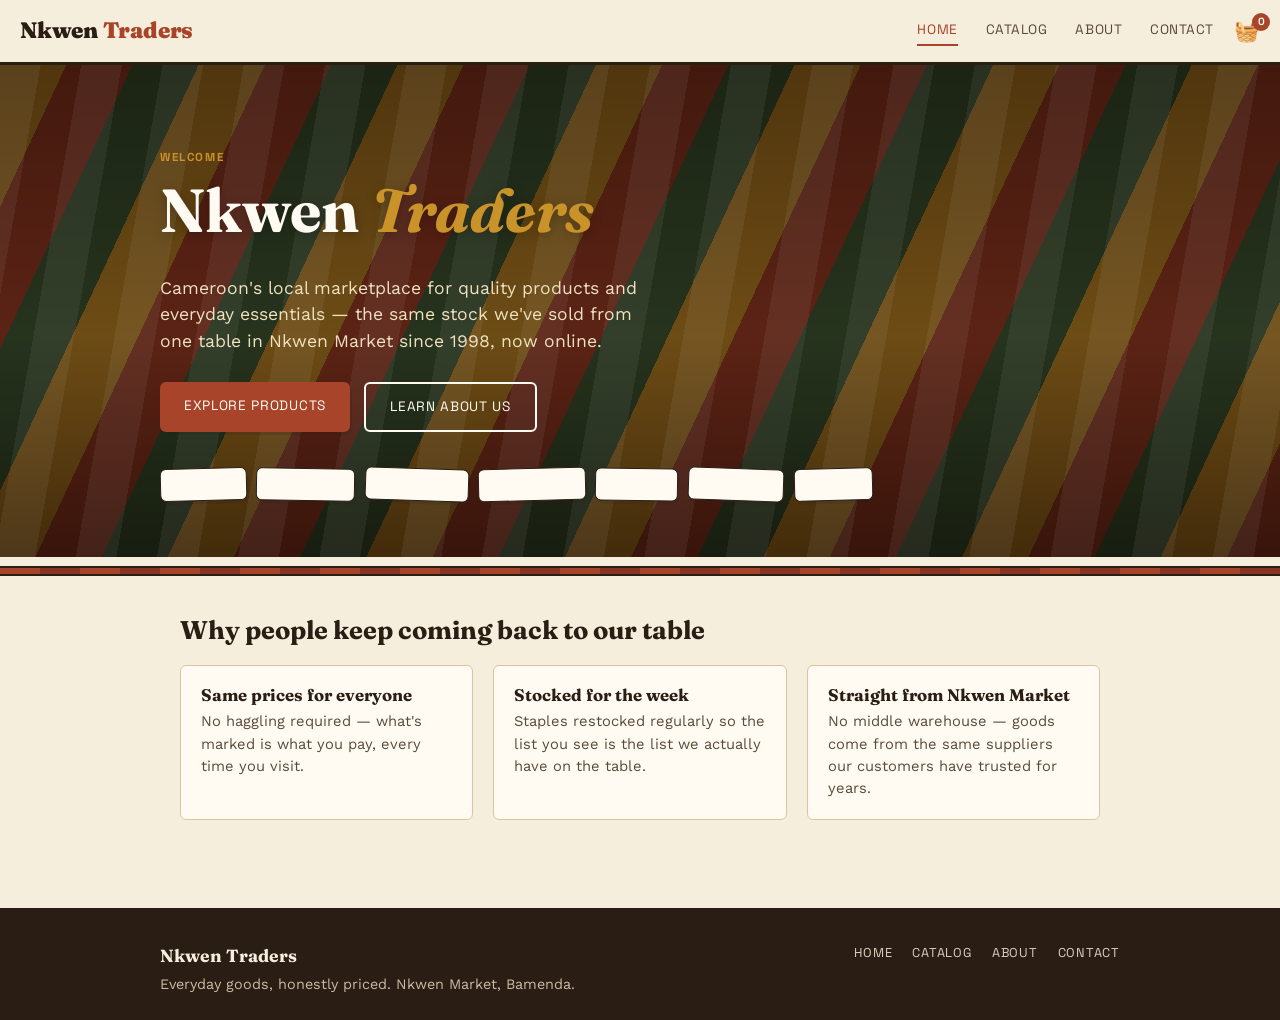
<file: frontend/index.html>
<!DOCTYPE html>
<html lang="en">
<head>
  <meta charset="UTF-8">
  <meta name="viewport" content="width=device-width, initial-scale=1.0">
  <title>Nkwen Traders — Everyday Goods, Honestly Priced</title>
  <link rel="stylesheet" href="css/style.css">
</head>
<body>

  <header class="site-header">
    <a href="index.html" class="wordmark">Nkwen <span>Traders</span></a>
    <div class="header-right">
      <nav class="site-nav" id="site-nav">
        <a href="index.html">Home</a>
        <a href="catalog.html">Catalog</a>
        <a href="about.html">About</a>
        <a href="contact.html">Contact</a>
      </nav>
      <a href="cart.html" class="cart-link" aria-label="View cart">
        🧺<span id="cart-count" class="cart-badge" hidden>0</span>
      </a>
      <button class="nav-toggle" aria-expanded="false" aria-controls="site-nav" aria-label="Toggle menu">
        <span></span><span></span><span></span>
      </button>
    </div>
  </header>

  <main>
    <section class="hero">
      <div class="hero-inner">
        <p class="eyebrow">Welcome</p>
        <h1>Nkwen <em>Traders</em></h1>
        <p class="lede">
          Cameroon's local marketplace for quality products and everyday
          essentials — the same stock we've sold from one table in Nkwen
          Market since 1998, now online.
        </p>
        <div class="hero-actions">
          <a href="catalog.html" class="btn">Explore Products</a>
          <a href="about.html" class="btn-outline">Learn About Us</a>
        </div>

        <div class="goods-strip" aria-hidden="true">
          <span class="goods-tag">Rice 25kg</span>
          <span class="goods-tag">Palm Oil 5L</span>
          <span class="goods-tag">Beans (Red)</span>
          <span class="goods-tag">Maggi Cubes</span>
          <span class="goods-tag">Plantain</span>
          <span class="goods-tag">Soap (bar)</span>
          <span class="goods-tag">Salt 1kg</span>
        </div>
      </div>
    </section>
    <div class="hero-stripe" aria-hidden="true"></div>

    <section class="section">
      <div class="section-heading">
        <h2>Why people keep coming back to our table</h2>
      </div>
      <div class="feature-grid">
        <div class="feature-card">
          <h3>Same prices for everyone</h3>
          <p>No haggling required — what's marked is what you pay, every time you visit.</p>
        </div>
        <div class="feature-card">
          <h3>Stocked for the week</h3>
          <p>Staples restocked regularly so the list you see is the list we actually have on the table.</p>
        </div>
        <div class="feature-card">
          <h3>Straight from Nkwen Market</h3>
          <p>No middle warehouse — goods come from the same suppliers our customers have trusted for years.</p>
        </div>
      </div>
    </section>
  </main>

  <footer class="site-footer">
    <div class="footer-inner">
      <div>
        <div class="wordmark">Nkwen Traders</div>
        <p>Everyday goods, honestly priced. Nkwen Market, Bamenda.</p>
      </div>
      <nav class="footer-nav">
        <a href="index.html">Home</a>
        <a href="catalog.html">Catalog</a>
        <a href="about.html">About</a>
        <a href="contact.html">Contact</a>
      </nav>
    </div>
  </footer>

  <script src="js/nav.js"></script>
  <script src="js/cart.js"></script>
</body>
</html>
</file>
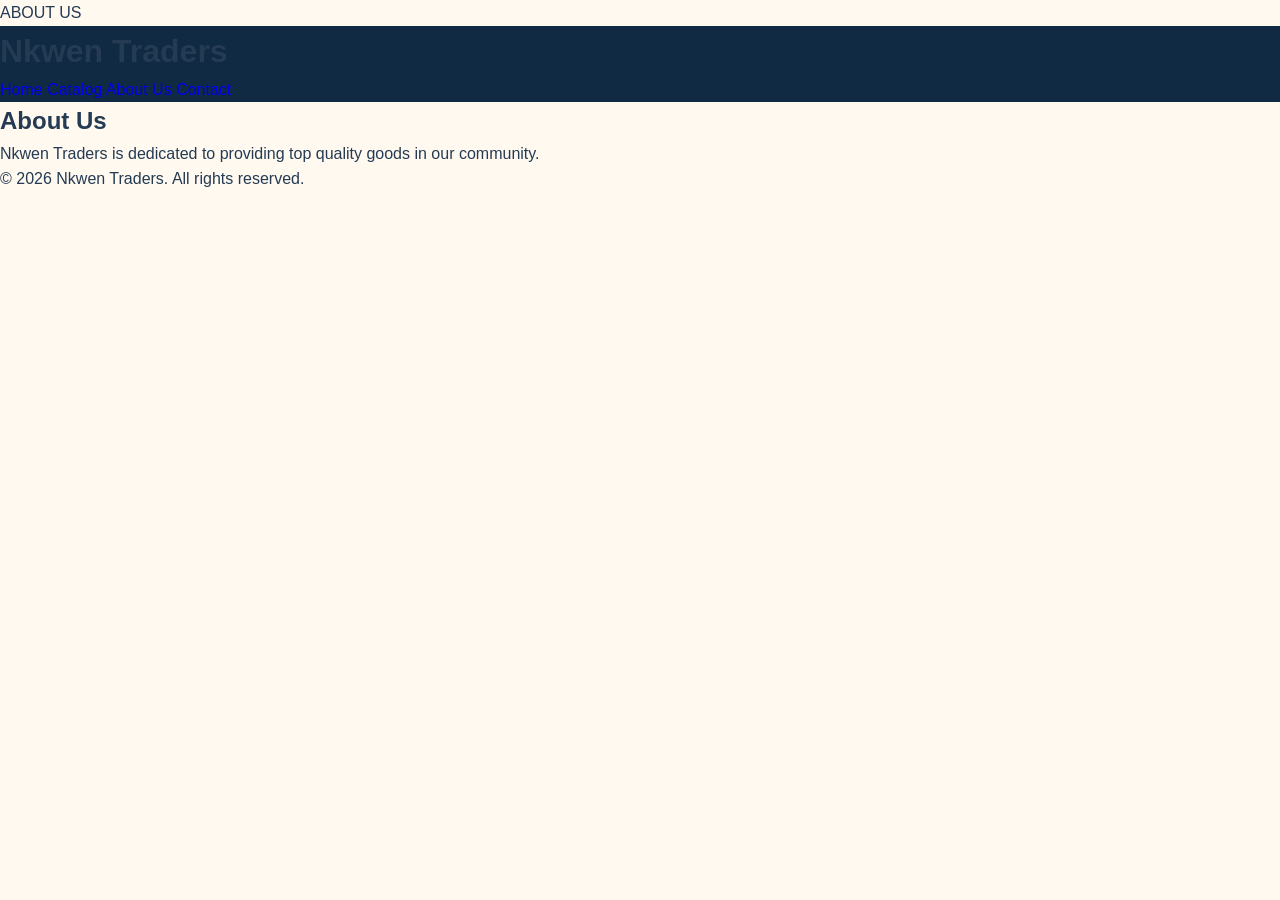
<file: ABOUT US.html>
ABOUT US
<!DOCTYPE html>
<html lang="en">
<head>
    <meta charset="UTF-8">
    <meta name="viewport" content="width=device-width, initial-scale=1.0">
    <title>Nkwen Traders - About Us</title>
    <link rel="stylesheet" href="about.css">
</head>

<body>

    <header>
        <h1>Nkwen Traders</h1>

        <nav>
            <a href="index.html">Home</a>
            <a href="catalog.html">Catalog</a>
            <a href="about.html">About Us</a>
            <a href="contact.html">Contact</a>
        </nav>
    </header>

    <main>
        <h2>About Us</h2>
        <p>
            Nkwen Traders is dedicated to providing top quality
            goods in our community.
        </p>
    </main>

    <footer>
        <p>&copy; 2026 Nkwen Traders. All rights reserved.</p>
    </footer>

</body>
</html>
</file>
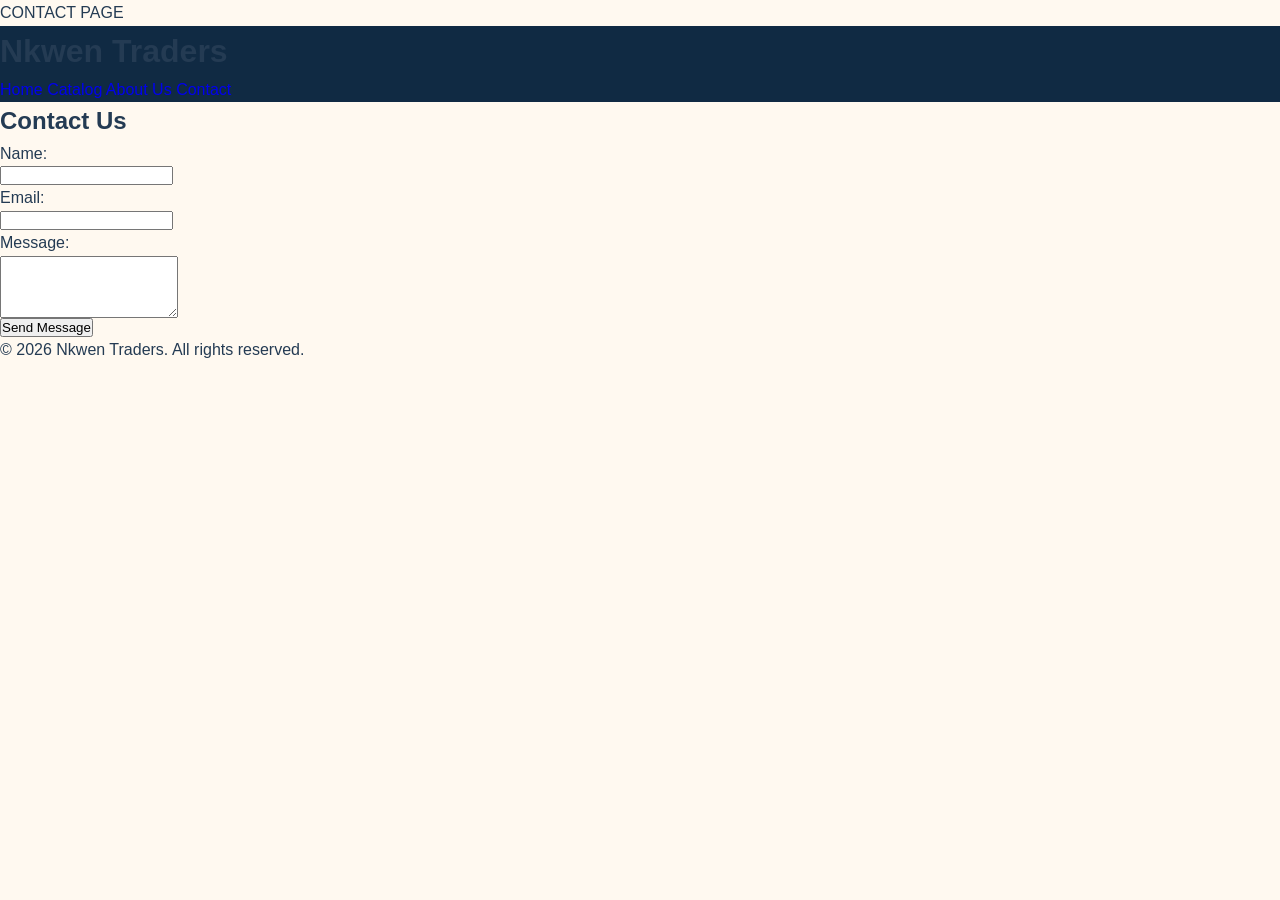
<file: CONTACT PAGE.html>
CONTACT PAGE
<!DOCTYPE html>
<html lang="en">
<head>
    <meta charset="UTF-8">
    <meta name="viewport" content="width=device-width, initial-scale=1.0">
    <title>Nkwen Traders - Contact</title>
    <link rel="stylesheet" href="contact.css">
</head>

<body>

    <header>
        <h1>Nkwen Traders</h1>

        <nav>
            <a href="index.html">Home</a>
            <a href="catalog.html">Catalog</a>
            <a href="about.html">About Us</a>
            <a href="contact.html">Contact</a>
        </nav>
    </header>

    <main>
        <h2>Contact Us</h2>

        <!-- Form layout for Jordy's security audit -->
        <form action="#" method="POST">
            <p>
                <label for="fullname">Name:</label><br>
                <input type="text" id="fullname" name="fullname" required>
            </p>

            <p>
                <label for="user_email">Email:</label><br>
                <input type="email" id="user_email" name="user_email" required>
            </p>

            <p>
                <label for="user_message">Message:</label><br>
                <textarea id="user_message" name="user_message" rows="4" required></textarea>
            </p>

            <p>
                <button type="submit">Send Message</button>
            </p>
        </form>
    </main>

    <footer>
        <p>&copy; 2026 Nkwen Traders. All rights reserved.</p>
    </footer>

</body>
</html>
</file>
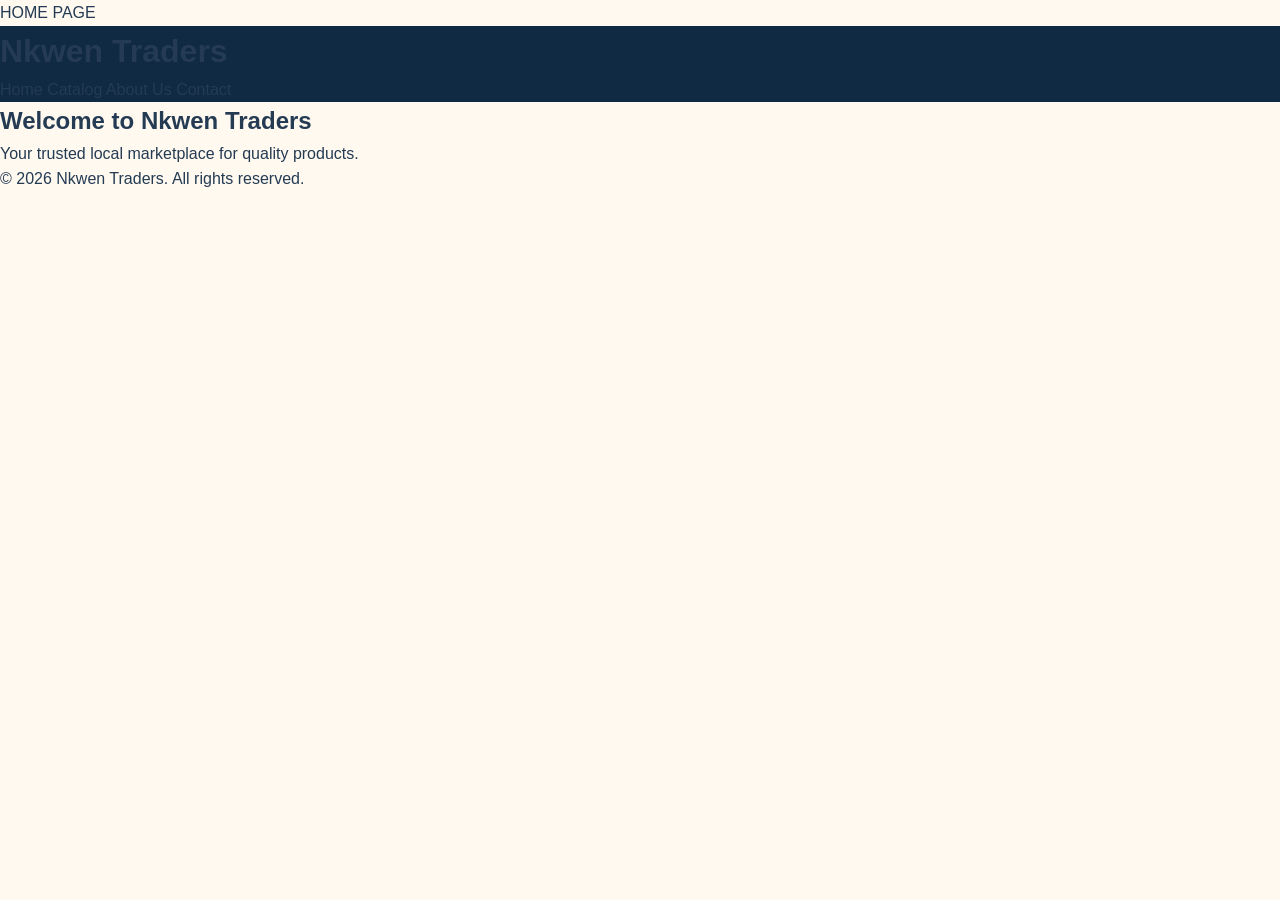
<file: HOME PAGE.html>
HOME PAGE
<!DOCTYPE html>
<html lang="en">
<head>
    <meta charset="UTF-8">
    <meta name="viewport" content="width=device-width, initial-scale=1.0">
    <title>Nkwen Traders - Home</title>
    <link rel="stylesheet" href="index.css">
</head>

<body>

    <header>
        <h1>Nkwen Traders</h1>

        <nav>
            <a href="index.html">Home</a>
            <a href="catalog.html">Catalog</a>
            <a href="about.html">About Us</a>
            <a href="contact.html">Contact</a>
        </nav>
    </header>

    <main>
        <h2>Welcome to Nkwen Traders</h2>
        <p>Your trusted local marketplace for quality products.</p>
    </main>

    <footer>
        <p>&copy; 2026 Nkwen Traders. All rights reserved.</p>
    </footer>

</body>
</html>
</file>
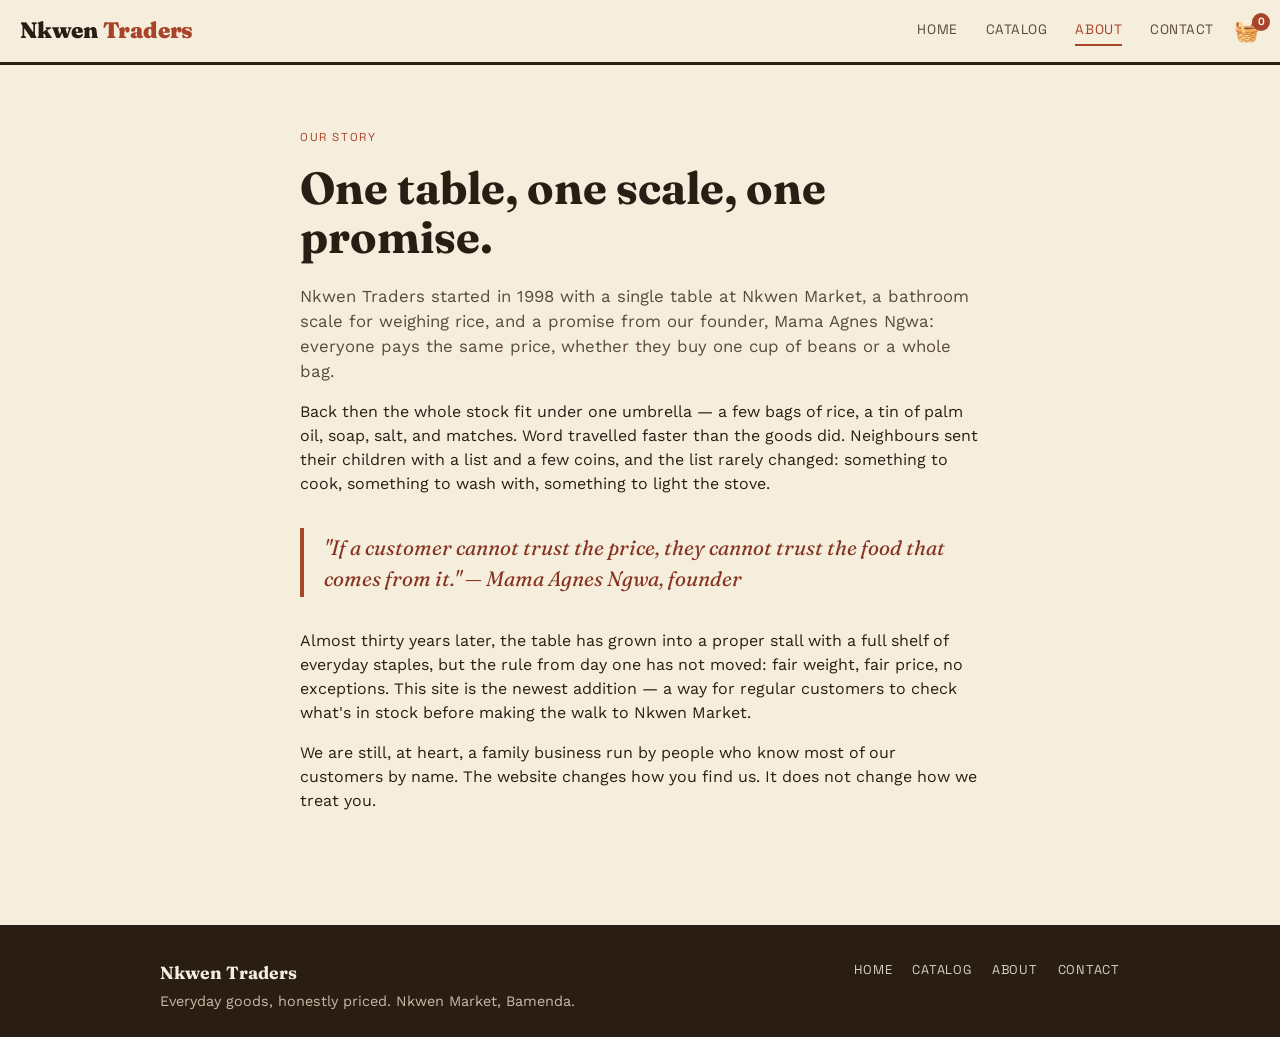
<file: frontend/about.html>
<!DOCTYPE html>
<html lang="en">
<head>
  <meta charset="UTF-8">
  <meta name="viewport" content="width=device-width, initial-scale=1.0">
  <title>About — Nkwen Traders</title>
  <link rel="stylesheet" href="css/style.css">
</head>
<body>

  <header class="site-header">
    <a href="index.html" class="wordmark">Nkwen <span>Traders</span></a>
    <div class="header-right">
      <nav class="site-nav" id="site-nav">
        <a href="index.html">Home</a>
        <a href="catalog.html">Catalog</a>
        <a href="about.html">About</a>
        <a href="contact.html">Contact</a>
      </nav>
      <a href="cart.html" class="cart-link" aria-label="View cart">
        🧺<span id="cart-count" class="cart-badge" hidden>0</span>
      </a>
      <button class="nav-toggle" aria-expanded="false" aria-controls="site-nav" aria-label="Toggle menu">
        <span></span><span></span><span></span>
      </button>
    </div>
  </header>

  <main>
    <article class="story">
      <p class="eyebrow">Our story</p>
      <h1>One table, one scale, one promise.</h1>
      <p class="lede">
        Nkwen Traders started in 1998 with a single table at Nkwen Market,
        a bathroom scale for weighing rice, and a promise from our founder,
        Mama Agnes Ngwa: everyone pays the same price, whether they buy one
        cup of beans or a whole bag.
      </p>

      <p>
        Back then the whole stock fit under one umbrella — a few bags of
        rice, a tin of palm oil, soap, salt, and matches. Word travelled
        faster than the goods did. Neighbours sent their children with a
        list and a few coins, and the list rarely changed: something to
        cook, something to wash with, something to light the stove.
      </p>

      <blockquote>
        "If a customer cannot trust the price, they cannot trust the food
        that comes from it." — Mama Agnes Ngwa, founder
      </blockquote>

      <p>
        Almost thirty years later, the table has grown into a proper stall
        with a full shelf of everyday staples, but the rule from day one
        has not moved: fair weight, fair price, no exceptions. This site is
        the newest addition — a way for regular customers to check what's
        in stock before making the walk to Nkwen Market.
      </p>

      <p>
        We are still, at heart, a family business run by people who know
        most of our customers by name. The website changes how you find
        us. It does not change how we treat you.
      </p>
    </article>
  </main>

  <footer class="site-footer">
    <div class="footer-inner">
      <div>
        <div class="wordmark">Nkwen Traders</div>
        <p>Everyday goods, honestly priced. Nkwen Market, Bamenda.</p>
      </div>
      <nav class="footer-nav">
        <a href="index.html">Home</a>
        <a href="catalog.html">Catalog</a>
        <a href="about.html">About</a>
        <a href="contact.html">Contact</a>
      </nav>
    </div>
  </footer>

  <script src="js/nav.js"></script>
  <script src="js/cart.js"></script>
</body>
</html>
</file>
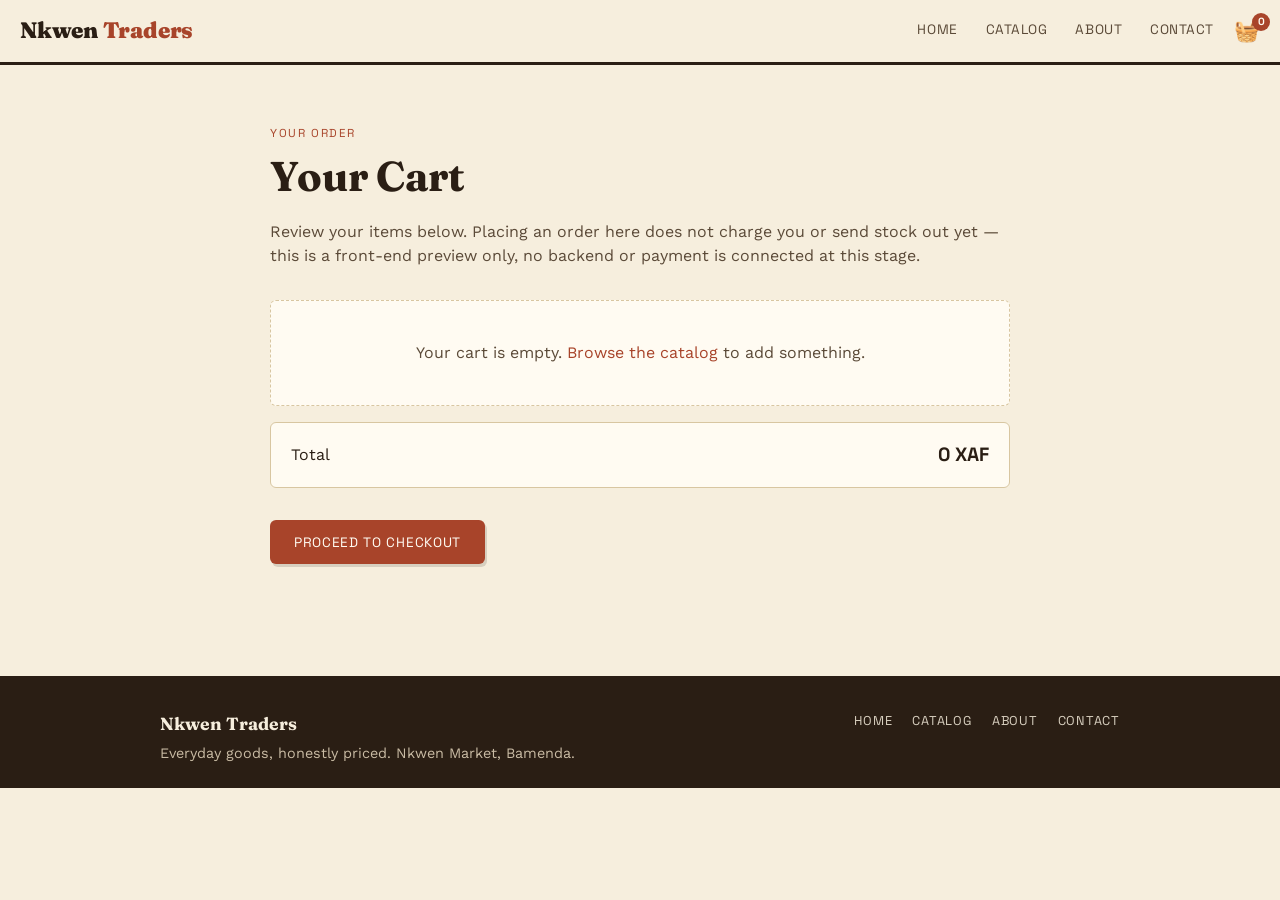
<file: frontend/cart.html>
<!DOCTYPE html>
<html lang="en">
<head>
  <meta charset="UTF-8">
  <meta name="viewport" content="width=device-width, initial-scale=1.0">
  <title>Your Cart — Nkwen Traders</title>
  <link rel="stylesheet" href="css/style.css">
</head>
<body>

  <header class="site-header">
    <a href="index.html" class="wordmark">Nkwen <span>Traders</span></a>
    <div class="header-right">
      <nav class="site-nav" id="site-nav">
        <a href="index.html">Home</a>
        <a href="catalog.html">Catalog</a>
        <a href="about.html">About</a>
        <a href="contact.html">Contact</a>
      </nav>
      <a href="cart.html" class="cart-link" aria-label="View cart">
        🧺<span id="cart-count" class="cart-badge" hidden>0</span>
      </a>
      <button class="nav-toggle" aria-expanded="false" aria-controls="site-nav" aria-label="Toggle menu">
        <span></span><span></span><span></span>
      </button>
    </div>
  </header>

  <main>
    <section class="cart-wrap">
      <p class="eyebrow">Your order</p>
      <h1>Your Cart</h1>
      <p class="lede">
        Review your items below. Placing an order here does not charge you
        or send stock out yet — this is a front-end preview only, no
        backend or payment is connected at this stage.
      </p>

      <p class="cart-empty" id="cart-empty">
        Your cart is empty. <a href="catalog.html">Browse the catalog</a> to add something.
      </p>

      <div class="cart-list" id="cart-list" hidden></div>

      <div class="cart-summary" id="cart-summary" hidden>
        <span>Total</span>
        <span class="summary-total" id="cart-total">0 XAF</span>
      </div>

      <button type="button" class="btn" id="checkout-toggle" hidden>Proceed to Checkout</button>

      <section class="checkout-section" id="checkout-section" hidden>
        <h2>Checkout</h2>
        <p class="lede">Tell us where to reach you and confirm your order.</p>

        <div class="order-review" id="order-review"></div>

        <form class="contact-form" id="checkout-form" novalidate>
          <div class="form-field">
            <label for="checkout-name">Full name</label>
            <input type="text" id="checkout-name" name="name" required autocomplete="name">
          </div>
          <div class="form-field">
            <label for="checkout-phone">Phone number</label>
            <input type="tel" id="checkout-phone" name="phone" required autocomplete="tel" placeholder="e.g. 6XX XXX XXX">
          </div>
          <div class="form-field">
            <label for="checkout-address">Delivery or pickup address</label>
            <textarea id="checkout-address" name="address" required placeholder="Where should we bring this, or which stall will you collect from?"></textarea>
          </div>

          <p class="form-note">
            This is a front-end-only order summary — no payment is taken
            and no order is actually sent until a backend is connected.
          </p>

          <button type="submit" class="btn">Place Order</button>
        </form>
      </section>

      <div class="order-confirmation" id="order-confirmation" hidden role="status">
        <h2>Order received</h2>
        <p>Order reference</p>
        <span class="order-number" id="order-number"></span>
        <p>
          Thanks — this order summary is ready. We'll be in touch at the
          phone number you gave once the ordering system is fully connected.
        </p>
      </div>
    </section>
  </main>

  <footer class="site-footer">
    <div class="footer-inner">
      <div>
        <div class="wordmark">Nkwen Traders</div>
        <p>Everyday goods, honestly priced. Nkwen Market, Bamenda.</p>
      </div>
      <nav class="footer-nav">
        <a href="index.html">Home</a>
        <a href="catalog.html">Catalog</a>
        <a href="about.html">About</a>
        <a href="contact.html">Contact</a>
      </nav>
    </div>
  </footer>

  <script src="js/nav.js"></script>
  <script src="js/cart.js"></script>
  <script src="js/cart-page.js"></script>
</body>
</html>
</file>
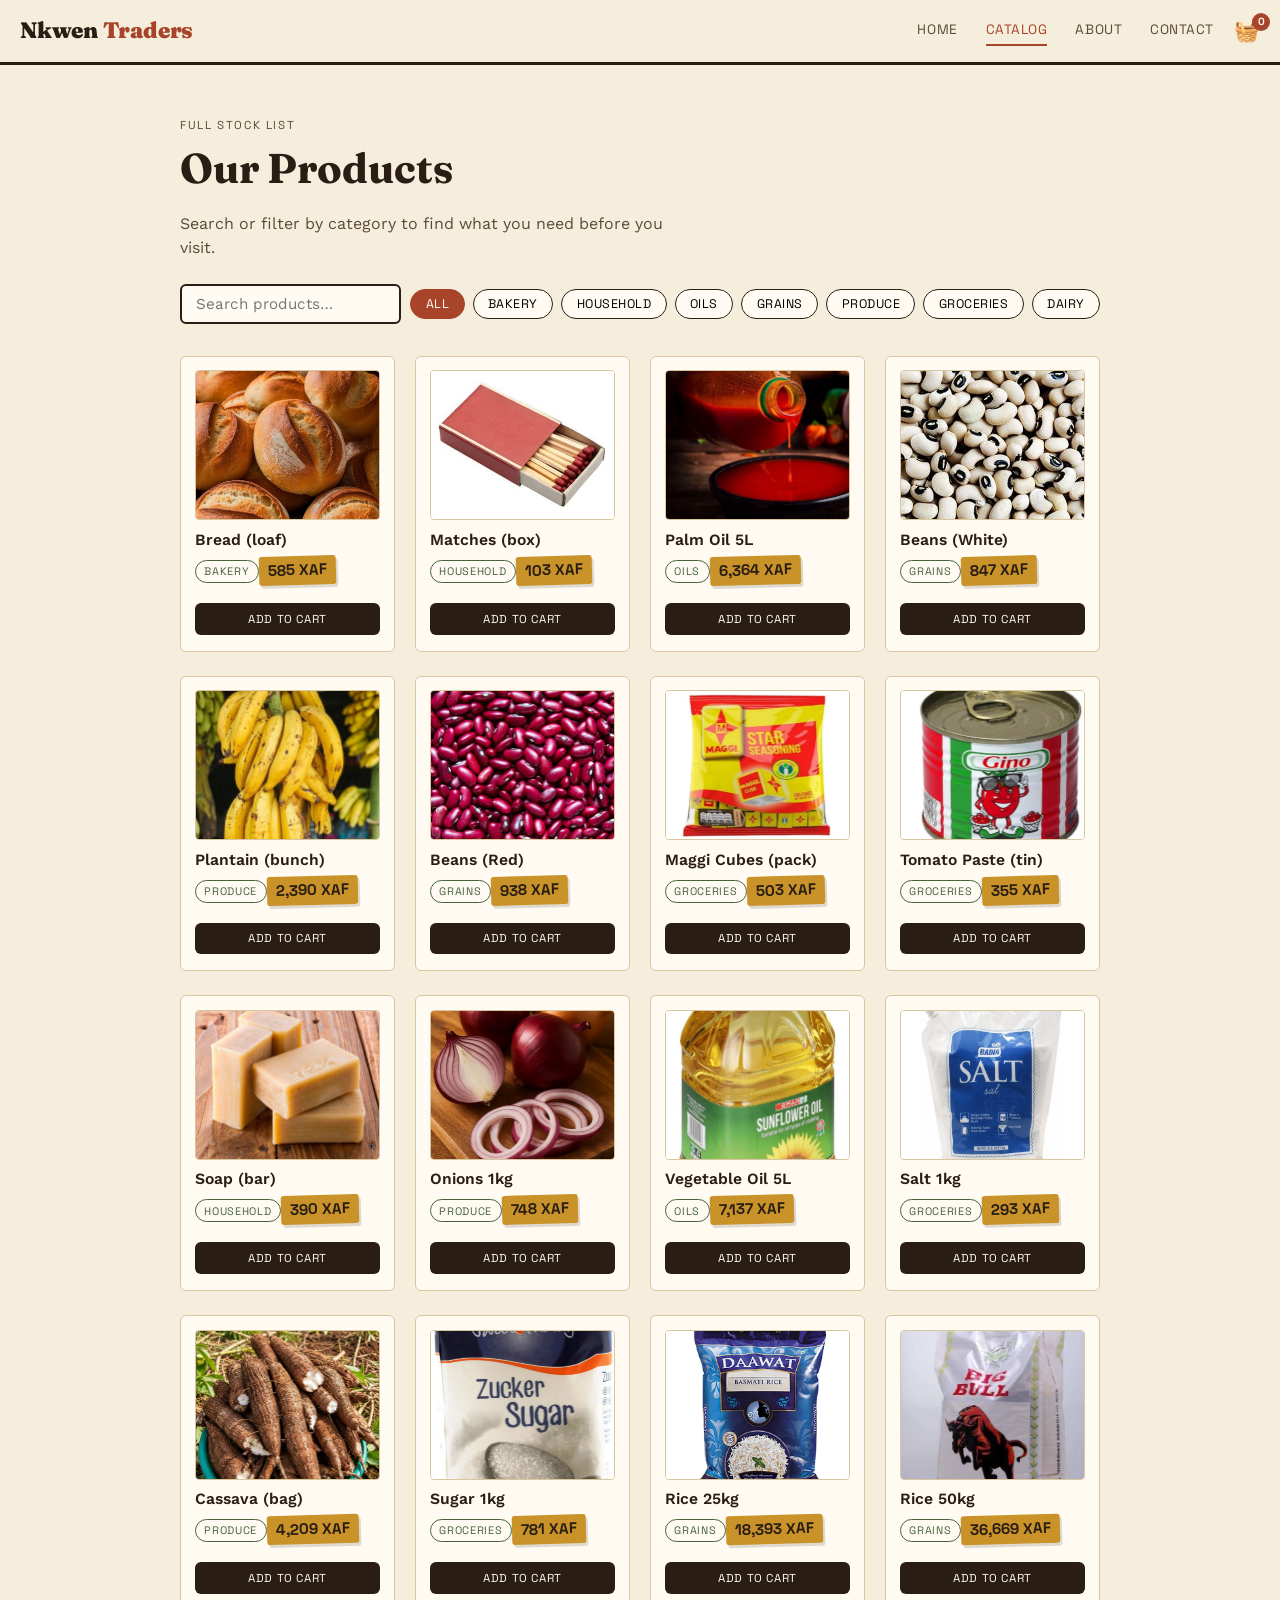
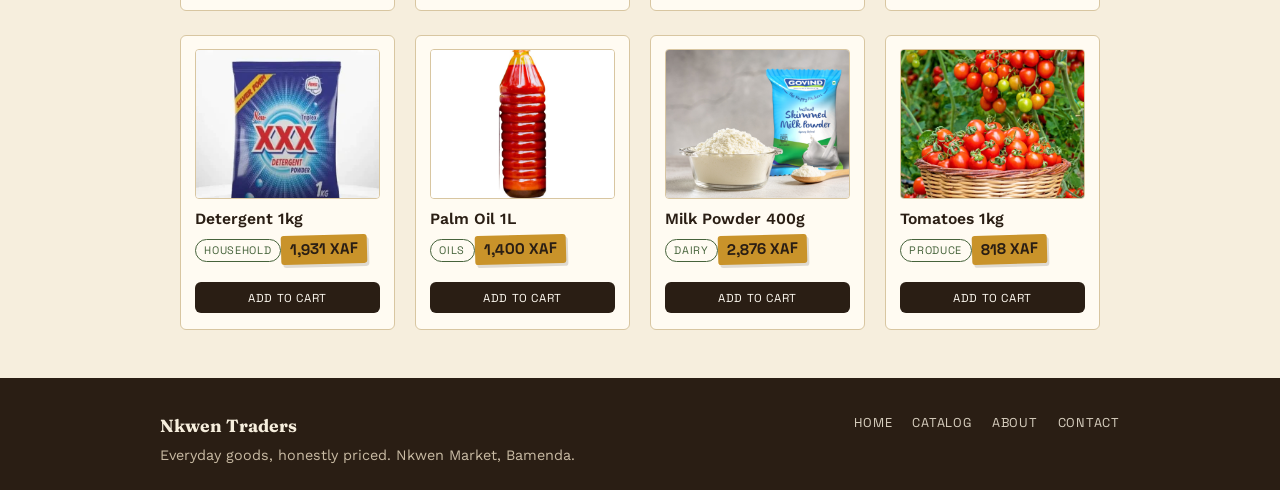
<file: frontend/catalog.html>
<!DOCTYPE html>
<html lang="en">
<head>
  <meta charset="UTF-8">
  <meta name="viewport" content="width=device-width, initial-scale=1.0">
  <title>Catalog — Nkwen Traders</title>
  <link rel="stylesheet" href="css/style.css">
</head>
<body>

  <header class="site-header">
    <a href="index.html" class="wordmark">Nkwen <span>Traders</span></a>
    <div class="header-right">
      <nav class="site-nav" id="site-nav">
        <a href="index.html">Home</a>
        <a href="catalog.html">Catalog</a>
        <a href="about.html">About</a>
        <a href="contact.html">Contact</a>
      </nav>
      <a href="cart.html" class="cart-link" aria-label="View cart">
        🧺<span id="cart-count" class="cart-badge" hidden>0</span>
      </a>
      <button class="nav-toggle" aria-expanded="false" aria-controls="site-nav" aria-label="Toggle menu">
        <span></span><span></span><span></span>
      </button>
    </div>
  </header>

  <main>
    <div class="catalog-intro">
      <p class="eyebrow">Full stock list</p>
      <h1>Our Products</h1>
      <p>Search or filter by category to find what you need before you visit.</p>
    </div>

    <div class="filter-bar">
      <input type="search" id="catalog-search" placeholder="Search products…" aria-label="Search products">
      <div class="filter-tabs" id="filter-tabs" role="group" aria-label="Filter by category"></div>
    </div>
    <p class="filter-empty" id="filter-empty" hidden>No products match your search.</p>

    <div id="catalog-grid" class="catalog-grid"></div>
    <p id="catalog-error" class="error-message" hidden>
      Sorry, we couldn't load the products right now.
    </p>
  </main>

  <footer class="site-footer">
    <div class="footer-inner">
      <div>
        <div class="wordmark">Nkwen Traders</div>
        <p>Everyday goods, honestly priced. Nkwen Market, Bamenda.</p>
      </div>
      <nav class="footer-nav">
        <a href="index.html">Home</a>
        <a href="catalog.html">Catalog</a>
        <a href="about.html">About</a>
        <a href="contact.html">Contact</a>
      </nav>
    </div>
  </footer>

  <script src="js/nav.js"></script>
  <script src="js/cart.js"></script>
  <script src="js/catalog.js"></script>
  <script src="js/catalog-filter.js"></script>
  <script src="js/catalog-cart.js"></script>
</body>
</html>
</file>
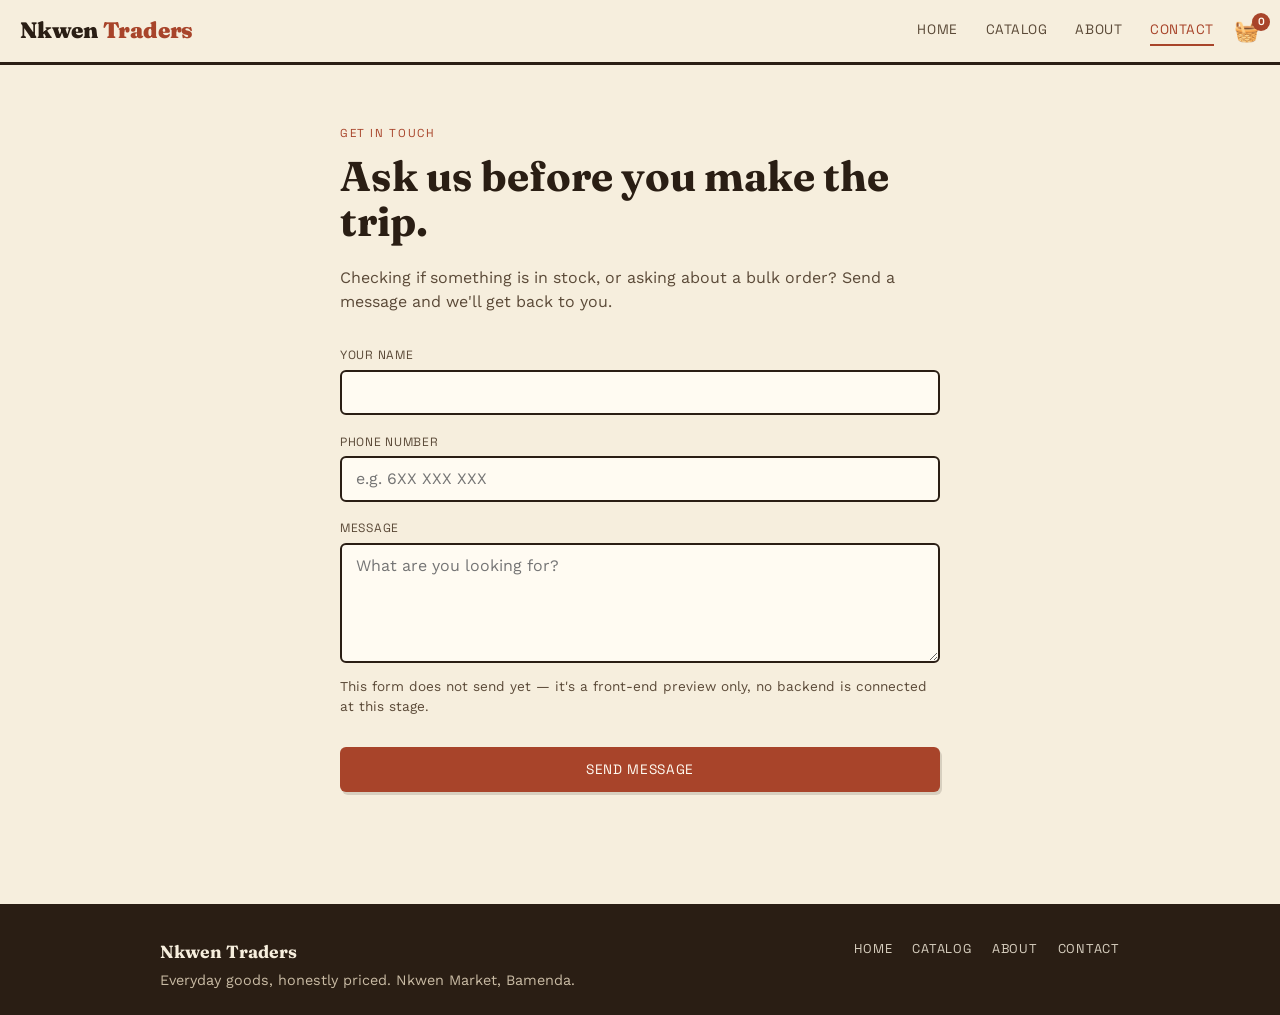
<file: frontend/contact.html>
<!DOCTYPE html>
<html lang="en">
<head>
  <meta charset="UTF-8">
  <meta name="viewport" content="width=device-width, initial-scale=1.0">
  <title>Contact — Nkwen Traders</title>
  <link rel="stylesheet" href="css/style.css">
</head>
<body>

  <header class="site-header">
    <a href="index.html" class="wordmark">Nkwen <span>Traders</span></a>
    <div class="header-right">
      <nav class="site-nav" id="site-nav">
        <a href="index.html">Home</a>
        <a href="catalog.html">Catalog</a>
        <a href="about.html">About</a>
        <a href="contact.html">Contact</a>
      </nav>
      <a href="cart.html" class="cart-link" aria-label="View cart">
        🧺<span id="cart-count" class="cart-badge" hidden>0</span>
      </a>
      <button class="nav-toggle" aria-expanded="false" aria-controls="site-nav" aria-label="Toggle menu">
        <span></span><span></span><span></span>
      </button>
    </div>
  </header>

  <main>
    <section class="contact-wrap">
      <p class="eyebrow">Get in touch</p>
      <h1>Ask us before you make the trip.</h1>
      <p class="lede">
        Checking if something is in stock, or asking about a bulk order?
        Send a message and we'll get back to you.
      </p>

      <form class="contact-form" id="contact-form" novalidate>
        <div class="form-field">
          <label for="name">Your name</label>
          <input type="text" id="name" name="name" required autocomplete="name">
        </div>

        <div class="form-field">
          <label for="phone">Phone number</label>
          <input type="tel" id="phone" name="phone" required autocomplete="tel" placeholder="e.g. 6XX XXX XXX">
        </div>

        <div class="form-field">
          <label for="message">Message</label>
          <textarea id="message" name="message" required placeholder="What are you looking for?"></textarea>
        </div>

        <p class="form-note">
          This form does not send yet — it's a front-end preview only, no
          backend is connected at this stage.
        </p>

        <button type="submit" class="btn">Send message</button>

        <p class="form-success" id="form-success" hidden role="status">
          Thanks — your message looks ready to send once the contact
          backend is connected.
        </p>
      </form>
    </section>
  </main>

  <footer class="site-footer">
    <div class="footer-inner">
      <div>
        <div class="wordmark">Nkwen Traders</div>
        <p>Everyday goods, honestly priced. Nkwen Market, Bamenda.</p>
      </div>
      <nav class="footer-nav">
        <a href="index.html">Home</a>
        <a href="catalog.html">Catalog</a>
        <a href="about.html">About</a>
        <a href="contact.html">Contact</a>
      </nav>
    </div>
  </footer>

  <script src="js/nav.js"></script>
  <script src="js/cart.js"></script>
  <script>
    // Front end only: confirms the form is filled out correctly and shows
    // a success message in place of a real submission (no backend yet).
    document.getElementById('contact-form').addEventListener('submit', (event) => {
      event.preventDefault();
      const form = event.target;
      if (!form.checkValidity()) {
        form.reportValidity();
        return;
      }
      document.getElementById('form-success').hidden = false;
      form.reset();
    });
  </script>
</body>
</html>
</file>
<file: frontend/css/style.css>
/* ==========================================================================
   Nkwen Traders — Design System
   Subject: neighbourhood provisions store (rice, oil, beans, plantain, soap)
   Signature: hand-lettered "market signboard" headings + rotated price/category
   tags styled like the paper tags clipped to goods on a market stall table.
   ========================================================================== */

@import url('https://fonts.googleapis.com/css2?family=Fraunces:ital,opsz,wght@0,9..144,400;0,9..144,600;0,9..144,700;0,9..144,900;1,9..144,600&family=Work+Sans:wght@400;500;600&family=Space+Grotesk:wght@500;700&display=swap');

:root {
  /* Color — rice sack paper, roasted coffee ink, clay roof, palm oil gold, plantain leaf */
  --color-paper: #F6EEDD;
  --color-paper-deep: #EFE1BF;
  --color-ink: #2A1E14;
  --color-ink-soft: #5B4A38;
  --color-brick: #A8442A;
  --color-brick-deep: #863421;
  --color-gold: #C9932A;
  --color-leaf: #46633B;
  --color-line: #D8C6A1;
  --color-white: #FFFBF2;

  /* Type */
  --font-display: 'Fraunces', Georgia, serif;
  --font-body: 'Work Sans', system-ui, sans-serif;
  --font-tag: 'Space Grotesk', monospace;

  --radius: 6px;
  --shadow-tag: 2px 3px 0 rgba(42, 30, 20, 0.15);
}

* { box-sizing: border-box; }

html { scroll-behavior: smooth; }

body {
  margin: 0;
  font-family: var(--font-body);
  background: var(--color-paper);
  color: var(--color-ink);
  line-height: 1.5;
  -webkit-font-smoothing: antialiased;
}

img { max-width: 100%; display: block; }

a {
  color: var(--color-brick);
  text-decoration: none;
}
a:hover { text-decoration: underline; }

/* Focus visibility (never remove) */
a:focus-visible,
button:focus-visible,
input:focus-visible,
textarea:focus-visible {
  outline: 3px solid var(--color-leaf);
  outline-offset: 2px;
}

@media (prefers-reduced-motion: reduce) {
  * { animation-duration: 0.001ms !important; transition-duration: 0.001ms !important; }
}

h1, h2, h3 {
  font-family: var(--font-display);
  font-weight: 700;
  color: var(--color-ink);
  line-height: 1.1;
  margin: 0 0 0.5em;
}

.eyebrow {
  font-family: var(--font-tag);
  font-size: 0.72rem;
  letter-spacing: 0.14em;
  text-transform: uppercase;
  color: var(--color-brick);
}

/* ---------------------------------------------------------------------- */
/* Layout shell                                                          */
/* ---------------------------------------------------------------------- */

.site-header {
  position: sticky;
  top: 0;
  z-index: 10;
  background: var(--color-paper);
  border-bottom: 3px solid var(--color-ink);
  display: flex;
  align-items: center;
  justify-content: space-between;
  padding: 0.9rem 1.25rem;
}

.site-header .wordmark {
  font-family: var(--font-display);
  font-weight: 900;
  font-size: 1.4rem;
  letter-spacing: -0.01em;
  color: var(--color-ink);
}
.site-header .wordmark span { color: var(--color-brick); }

.header-right {
  display: flex;
  align-items: center;
  gap: 1.25rem;
}

.cart-link {
  position: relative;
  display: inline-flex;
  align-items: center;
  font-size: 1.3rem;
  line-height: 1;
  color: var(--color-ink);
  text-decoration: none;
}
.cart-link:hover { text-decoration: none; color: var(--color-brick); }
.cart-badge {
  position: absolute;
  top: -8px;
  right: -10px;
  background: var(--color-brick);
  color: var(--color-white);
  font-family: var(--font-tag);
  font-size: 0.65rem;
  font-weight: 700;
  min-width: 18px;
  height: 18px;
  border-radius: 999px;
  display: flex;
  align-items: center;
  justify-content: center;
  padding: 0 4px;
}

.nav-toggle {
  display: none;
  background: none;
  border: 2px solid var(--color-ink);
  border-radius: var(--radius);
  width: 42px;
  height: 38px;
  padding: 0;
  cursor: pointer;
  flex-direction: column;
  justify-content: center;
  align-items: center;
  gap: 5px;
}
.nav-toggle span {
  display: block;
  width: 20px;
  height: 2px;
  background: var(--color-ink);
  transition: transform 0.2s ease, opacity 0.2s ease;
}
.nav-toggle[aria-expanded="true"] span:nth-child(1) { transform: translateY(7px) rotate(45deg); }
.nav-toggle[aria-expanded="true"] span:nth-child(2) { opacity: 0; }
.nav-toggle[aria-expanded="true"] span:nth-child(3) { transform: translateY(-7px) rotate(-45deg); }

.site-nav {
  display: flex;
  gap: 1.75rem;
  font-family: var(--font-tag);
  font-size: 0.85rem;
  letter-spacing: 0.04em;
  text-transform: uppercase;
}
.site-nav a { color: var(--color-ink-soft); padding: 0.25rem 0; border-bottom: 2px solid transparent; }
.site-nav a:hover,
.site-nav a[aria-current="page"] {
  color: var(--color-brick);
  border-bottom-color: var(--color-brick);
  text-decoration: none;
}

@media (max-width: 640px) {
  .nav-toggle { display: flex; }
  .site-nav {
    position: absolute;
    top: 100%;
    left: 0;
    right: 0;
    flex-direction: column;
    gap: 0;
    background: var(--color-white);
    border-bottom: 3px solid var(--color-ink);
    max-height: 0;
    overflow: hidden;
    transition: max-height 0.25s ease;
  }
  .site-nav.is-open { max-height: 260px; }
  .site-nav a {
    padding: 0.9rem 1.25rem;
    border-bottom: 1px solid var(--color-line);
    width: 100%;
  }
}

main { min-height: 60vh; }

.site-footer {
  border-top: 3px solid var(--color-ink);
  background: var(--color-ink);
  color: var(--color-paper);
  padding: 2rem 1.25rem 1.5rem;
  margin-top: 3rem;
}
.site-footer .footer-inner {
  max-width: 960px;
  margin: 0 auto;
  display: flex;
  flex-wrap: wrap;
  justify-content: space-between;
  gap: 1.5rem;
}
.site-footer .wordmark { font-family: var(--font-display); font-size: 1.1rem; font-weight: 700; }
.site-footer p { color: #C9BBA4; font-size: 0.9rem; margin: 0.3rem 0 0; }
.site-footer .footer-nav { display: flex; gap: 1.25rem; font-family: var(--font-tag); font-size: 0.8rem; text-transform: uppercase; letter-spacing: 0.06em; }
.site-footer .footer-nav a { color: var(--color-paper); opacity: 0.85; }
.site-footer .footer-nav a:hover { opacity: 1; }

/* ---------------------------------------------------------------------- */
/* Hero (home page) — signboard headline + scattered goods tags           */
/* ---------------------------------------------------------------------- */

.hero {
  position: relative;
  padding: 4.5rem 1.25rem 3.5rem;
  margin: 0 0 0.6rem;
  overflow: hidden;
  background:
    linear-gradient(180deg, rgba(42,30,20,0.72) 0%, rgba(42,30,20,0.55) 55%, rgba(42,30,20,0.8) 100%),
    repeating-linear-gradient(115deg, #C9932A 0 60px, #A8442A 60px 120px, #46633B 120px 180px);
  background-blend-mode: multiply;
  color: var(--color-white);
}
.hero::before {
  /* stall-canopy silhouette strip, evokes market awnings without a photo */
  content: '';
  position: absolute;
  inset: 0;
  background-image: repeating-linear-gradient(
    100deg,
    rgba(255,255,255,0.06) 0 40px,
    transparent 40px 80px
  );
  pointer-events: none;
}
.hero .hero-inner {
  position: relative;
  max-width: 960px;
  margin: 0 auto;
}
.hero .eyebrow {
  color: var(--color-gold);
  font-weight: 700;
}
.hero h1 {
  color: var(--color-white);
  font-size: clamp(2.3rem, 6vw, 3.8rem);
  max-width: 14ch;
  text-shadow: 0 2px 12px rgba(0,0,0,0.25);
}
.hero h1 em {
  font-style: italic;
  color: var(--color-gold);
}
.hero .lede {
  font-size: 1.1rem;
  color: #EFE1BF;
  max-width: 46ch;
  margin: 1rem 0 1.75rem;
}
.hero .hero-actions {
  display: flex;
  flex-wrap: wrap;
  gap: 0.9rem;
}
.btn-outline {
  display: inline-block;
  font-family: var(--font-tag);
  font-size: 0.85rem;
  letter-spacing: 0.05em;
  text-transform: uppercase;
  background: transparent;
  color: var(--color-white);
  border: 2px solid var(--color-white);
  border-radius: var(--radius);
  padding: 0.8rem 1.5rem;
  cursor: pointer;
  transition: background 0.15s ease, color 0.15s ease;
}
.btn-outline:hover {
  background: var(--color-white);
  color: var(--color-ink);
  text-decoration: none;
}
.hero-stripe {
  height: 10px;
  background: repeating-linear-gradient(
    90deg,
    var(--color-brick) 0 40px,
    var(--color-brick-deep) 40px 80px
  );
  border-top: 2px solid var(--color-ink);
  border-bottom: 2px solid var(--color-ink);
}

.goods-strip {
  display: flex;
  flex-wrap: wrap;
  gap: 0.6rem;
  margin-top: 2.25rem;
}
.goods-tag {
  font-family: var(--font-tag);
  font-size: 0.75rem;
  letter-spacing: 0.04em;
  text-transform: uppercase;
  background: var(--color-white);
  border: 1.5px solid var(--color-ink);
  border-radius: var(--radius);
  padding: 0.4rem 0.7rem;
  box-shadow: var(--shadow-tag);
  transform: rotate(var(--tilt, -2deg));
}
.goods-tag:nth-child(3n) { --tilt: 2deg; }
.goods-tag:nth-child(3n+1) { --tilt: -1.5deg; }
.goods-tag:nth-child(3n+2) { --tilt: 1deg; }

.btn {
  display: inline-block;
  font-family: var(--font-tag);
  font-size: 0.85rem;
  letter-spacing: 0.05em;
  text-transform: uppercase;
  background: var(--color-brick);
  color: var(--color-white);
  border: none;
  border-radius: var(--radius);
  padding: 0.85rem 1.5rem;
  cursor: pointer;
  box-shadow: var(--shadow-tag);
  transition: transform 0.15s ease, box-shadow 0.15s ease;
}
.btn:hover { transform: translate(-1px, -1px); box-shadow: 3px 4px 0 rgba(42,30,20,0.2); text-decoration: none; }
.btn:active { transform: translate(1px, 2px); box-shadow: 1px 1px 0 rgba(42,30,20,0.2); }

.section {
  max-width: 960px;
  margin: 0 auto;
  padding: 2.5rem 1.25rem;
}
.section-heading { display: flex; align-items: baseline; gap: 0.75rem; margin-bottom: 1.25rem; }
.section-heading h2 { font-size: 1.6rem; margin: 0; }

.feature-grid {
  display: grid;
  grid-template-columns: repeat(auto-fit, minmax(220px, 1fr));
  gap: 1.25rem;
}
.feature-card {
  background: var(--color-white);
  border: 1.5px solid var(--color-line);
  border-radius: var(--radius);
  padding: 1.25rem;
}
.feature-card h3 { font-size: 1.05rem; margin-bottom: 0.4rem; }
.feature-card p { color: var(--color-ink-soft); font-size: 0.92rem; margin: 0; }

/* ---------------------------------------------------------------------- */
/* Catalog page — product grid + price/category tags + filter bar         */
/* ---------------------------------------------------------------------- */

.catalog-intro {
  max-width: 960px;
  margin: 0 auto;
  padding: 2.5rem 1.25rem 0;
}
.catalog-intro h1 { font-size: clamp(1.9rem, 5vw, 2.6rem); }
.catalog-intro p { color: var(--color-ink-soft); max-width: 52ch; }

.filter-bar {
  max-width: 960px;
  margin: 1.5rem auto 0;
  padding: 0 1.25rem;
  display: flex;
  flex-wrap: wrap;
  gap: 0.6rem;
  align-items: center;
}
.filter-bar input[type="search"] {
  font-family: var(--font-body);
  font-size: 0.95rem;
  padding: 0.55rem 0.9rem;
  border: 2px solid var(--color-ink);
  border-radius: var(--radius);
  background: var(--color-white);
  flex: 1 1 200px;
  min-width: 160px;
}
.filter-tabs { display: flex; flex-wrap: wrap; gap: 0.5rem; }
.filter-tab {
  font-family: var(--font-tag);
  font-size: 0.78rem;
  text-transform: uppercase;
  letter-spacing: 0.04em;
  background: var(--color-white);
  border: 1.5px solid var(--color-ink);
  border-radius: 999px;
  padding: 0.4rem 0.9rem;
  cursor: pointer;
}
.filter-tab[aria-pressed="true"] {
  background: var(--color-brick);
  border-color: var(--color-brick);
  color: var(--color-white);
}
.filter-empty {
  max-width: 960px;
  margin: 1.5rem auto 0;
  padding: 0 1.25rem;
  color: var(--color-ink-soft);
  font-style: italic;
}
.filter-empty[hidden] { display: none; }

.catalog-grid {
  max-width: 960px;
  margin: 2rem auto 3rem;
  padding: 0 1.25rem;
  display: grid;
  grid-template-columns: repeat(auto-fill, minmax(190px, 1fr));
  gap: 1.5rem 1.25rem;
}

.product-card {
  background: var(--color-white);
  border: 1.5px solid var(--color-line);
  border-radius: var(--radius);
  padding: 0.85rem 0.85rem 1rem;
  text-align: left;
  transition: opacity 0.15s ease, transform 0.15s ease;
}
.product-card.is-filtered-out { display: none; }

.product-image {
  width: 100%;
  max-width: 250px;
  height: 150px;
  object-fit: cover;
  border-radius: 4px;
  border: 1px solid var(--color-line);
  margin-bottom: 0.65rem;
}

.product-card h3 {
  font-family: var(--font-body);
  font-weight: 600;
  font-size: 0.98rem;
  margin: 0 0 0.35rem;
  color: var(--color-ink);
}

.product-category {
  display: inline-block;
  font-family: var(--font-tag);
  font-size: 0.68rem;
  letter-spacing: 0.06em;
  text-transform: uppercase;
  color: var(--color-leaf);
  border: 1px solid var(--color-leaf);
  border-radius: 999px;
  padding: 0.15rem 0.55rem;
  margin: 0 0 0.5rem;
}

.product-price {
  font-family: var(--font-tag);
  font-weight: 700;
  font-size: 0.95rem;
  color: var(--color-ink);
  background: var(--color-gold);
  display: inline-block;
  padding: 0.2rem 0.55rem;
  border-radius: 3px;
  transform: rotate(-1.5deg);
  box-shadow: var(--shadow-tag);
  margin: 0.15rem 0 0;
}

.error-message {
  max-width: 960px;
  margin: 1.5rem auto;
  padding: 0.9rem 1.25rem;
  background: #F6DCD3;
  border: 1.5px solid var(--color-brick);
  border-radius: var(--radius);
  color: var(--color-brick-deep);
}

/* ---------------------------------------------------------------------- */
/* About page                                                             */
/* ---------------------------------------------------------------------- */

.story {
  max-width: 720px;
  margin: 0 auto;
  padding: 3rem 1.25rem;
}
.story h1 { font-size: clamp(2rem, 5vw, 2.8rem); }
.story .lede { font-size: 1.05rem; color: var(--color-ink-soft); }
.story blockquote {
  font-family: var(--font-display);
  font-style: italic;
  font-size: 1.3rem;
  color: var(--color-brick-deep);
  border-left: 4px solid var(--color-brick);
  margin: 2rem 0;
  padding: 0.2rem 0 0.2rem 1.25rem;
}
.story p { margin: 1rem 0; }

/* ---------------------------------------------------------------------- */
/* Contact page                                                           */
/* ---------------------------------------------------------------------- */

.contact-wrap {
  max-width: 640px;
  margin: 0 auto;
  padding: 3rem 1.25rem 4rem;
}
.contact-wrap h1 { font-size: clamp(1.9rem, 5vw, 2.6rem); }
.contact-wrap .lede { color: var(--color-ink-soft); margin-bottom: 2rem; }

.contact-form { display: flex; flex-direction: column; gap: 1.1rem; }
.form-field { display: flex; flex-direction: column; gap: 0.35rem; }
.form-field label {
  font-family: var(--font-tag);
  font-size: 0.75rem;
  letter-spacing: 0.06em;
  text-transform: uppercase;
  color: var(--color-ink-soft);
}
.form-field input,
.form-field textarea {
  font-family: var(--font-body);
  font-size: 1rem;
  padding: 0.7rem 0.85rem;
  border: 2px solid var(--color-ink);
  border-radius: var(--radius);
  background: var(--color-white);
  color: var(--color-ink);
}
.form-field textarea { resize: vertical; min-height: 120px; }
.form-note {
  font-size: 0.85rem;
  color: var(--color-ink-soft);
  margin-top: -0.3rem;
}
.form-success {
  background: #E3ECD9;
  border: 1.5px solid var(--color-leaf);
  color: var(--color-leaf);
  border-radius: var(--radius);
  padding: 0.9rem 1.1rem;
  font-size: 0.95rem;
}
.form-success[hidden] { display: none; }

/* ---------------------------------------------------------------------- */
/* Add-to-cart button on product cards                                    */
/* ---------------------------------------------------------------------- */

.btn-add-cart {
  display: block;
  width: 100%;
  margin-top: 0.75rem;
  font-family: var(--font-tag);
  font-size: 0.72rem;
  letter-spacing: 0.05em;
  text-transform: uppercase;
  background: var(--color-ink);
  color: var(--color-white);
  border: none;
  border-radius: var(--radius);
  padding: 0.55rem 0.7rem;
  cursor: pointer;
  transition: background 0.15s ease;
}
.btn-add-cart:hover { background: var(--color-brick); }
.btn-add-cart:disabled { opacity: 0.7; cursor: default; }

/* ---------------------------------------------------------------------- */
/* Cart & checkout page                                                   */
/* ---------------------------------------------------------------------- */

.cart-wrap {
  max-width: 780px;
  margin: 0 auto;
  padding: 3rem 1.25rem 4rem;
}
.cart-wrap h1 { font-size: clamp(1.9rem, 5vw, 2.6rem); }
.cart-wrap .lede { color: var(--color-ink-soft); margin-bottom: 2rem; }

.cart-empty {
  background: var(--color-white);
  border: 1.5px dashed var(--color-line);
  border-radius: var(--radius);
  padding: 2.5rem 1.5rem;
  text-align: center;
  color: var(--color-ink-soft);
}
.cart-empty[hidden] { display: none; }

.cart-list { display: flex; flex-direction: column; gap: 0.9rem; margin-bottom: 1.5rem; }
.cart-list[hidden] { display: none; }

.cart-item {
  display: grid;
  grid-template-columns: 64px 1fr auto auto;
  align-items: center;
  gap: 1rem;
  background: var(--color-white);
  border: 1.5px solid var(--color-line);
  border-radius: var(--radius);
  padding: 0.75rem 0.9rem;
}
.cart-item img {
  width: 64px;
  height: 56px;
  object-fit: cover;
  border-radius: 4px;
  border: 1px solid var(--color-line);
}
.cart-item .item-info h3 {
  font-family: var(--font-body);
  font-weight: 600;
  font-size: 0.95rem;
  margin: 0 0 0.2rem;
}
.cart-item .item-info p {
  margin: 0;
  font-family: var(--font-tag);
  font-size: 0.8rem;
  color: var(--color-ink-soft);
}
.qty-stepper {
  display: flex;
  align-items: center;
  gap: 0.4rem;
  font-family: var(--font-tag);
}
.qty-stepper button {
  width: 26px;
  height: 26px;
  border: 1.5px solid var(--color-ink);
  background: var(--color-white);
  border-radius: 4px;
  cursor: pointer;
  font-size: 0.9rem;
  line-height: 1;
}
.qty-stepper span { min-width: 1.4em; text-align: center; }
.cart-item .item-remove {
  background: none;
  border: none;
  color: var(--color-brick);
  font-family: var(--font-tag);
  font-size: 0.72rem;
  text-transform: uppercase;
  letter-spacing: 0.04em;
  cursor: pointer;
  padding: 0.2rem;
}

.cart-summary {
  background: var(--color-white);
  border: 1.5px solid var(--color-line);
  border-radius: var(--radius);
  padding: 1.1rem 1.25rem;
  display: flex;
  justify-content: space-between;
  align-items: center;
  margin-bottom: 2rem;
}
.cart-summary .summary-total {
  font-family: var(--font-tag);
  font-weight: 700;
  font-size: 1.2rem;
}

.checkout-section[hidden] { display: none; }
.checkout-section h2 { font-size: 1.35rem; margin-bottom: 0.25rem; }
.checkout-section .lede { margin-bottom: 1.25rem; }

.order-review {
  background: var(--color-paper-deep);
  border: 1.5px solid var(--color-line);
  border-radius: var(--radius);
  padding: 1rem 1.1rem;
  margin-bottom: 1.5rem;
  font-family: var(--font-tag);
  font-size: 0.85rem;
}
.order-review .review-row {
  display: flex;
  justify-content: space-between;
  padding: 0.3rem 0;
  border-bottom: 1px solid var(--color-line);
}
.order-review .review-row:last-child { border-bottom: none; }
.order-review .review-total {
  font-weight: 700;
  font-size: 1rem;
  border-top: 2px solid var(--color-ink);
  margin-top: 0.4rem;
  padding-top: 0.6rem;
}

.order-confirmation {
  background: #E3ECD9;
  border: 1.5px solid var(--color-leaf);
  border-radius: var(--radius);
  padding: 1.5rem;
}
.order-confirmation[hidden] { display: none; }
.order-confirmation h2 { color: var(--color-leaf); font-size: 1.3rem; }
.order-confirmation .order-number {
  font-family: var(--font-tag);
  font-weight: 700;
  background: var(--color-white);
  display: inline-block;
  padding: 0.25rem 0.6rem;
  border-radius: 4px;
  margin: 0.4rem 0 0.8rem;
}
</file>
<file: about.css>
/* ==========================================
   NKWEN TRADERS - ABOUT
   about.css
========================================== */

:root {
    --navy: #102a43;
    --orange: #f28c28;
    --orange-light: #ffd8a8;
    --cream: #fff9f0;
    --white: #ffffff;
    --text: #243b53;
    --muted: #627d98;
    --border: #d9e2ec;
    --shadow: 0 8px 25px rgba(16, 42, 67, 0.12);
}


* {
    margin: 0;
    padding: 0;
    box-sizing: border-box;
}


body {
    font-family: Arial, Helvetica, sans-serif;

    background-color: var(--cream);

    color: var(--text);

    line-height: 1.6;
}


a {
    text-decoration: none;
}


/* ==========================================
   NAVIGATION
========================================== */

header {
    background-color: var(--navy);

    position: sticky;

    top: 0;

    z-index: 1000;
}


.navbar {
    width: 90%;

    max-width: 1200px;

    min-height: 70px;

    margin: auto;

    display: flex;

    justify-content: space-between;

    align-items: center;
}


.logo {
    color: var(--white);

    font-size: 1.5rem;

    font-weight: bold;
}


.logo span {
    color: var(--orange);
}


.nav-links {
    display: flex;

    flex-direction: column;

    gap: 1rem;

    list-style: none;
}


.nav-links a {
    color: var(--white);
}


.nav-links a:hover,
.nav-links a.active {
    color: var(--orange);
}


.menu-toggle {
    background: none;

    border: none;

    color: white;

    font-size: 1.8rem;
}


/* ==========================================
   PAGE HEADER
========================================== */

.page-header {
    background-color: var(--navy);

    color: var(--white);

    padding: 4rem 5%;

    text-align: center;
}


.page-header h1 {
    font-size: 2.5rem;

    margin-bottom: 1rem;
}


.page-header p {
    color: #e8eef3;
}


/* ==========================================
   ABOUT SECTION
========================================== */

.about-section {
    width: 90%;

    max-width: 1200px;

    margin: auto;

    padding: 5rem 0;

    display: grid;

    grid-template-columns: 1fr;

    gap: 3rem;

    align-items: center;
}


/* Image */

.about-image {
    min-height: 320px;

    background-color: var(--orange-light);

    border-radius: 12px;

    display: flex;

    align-items: center;

    justify-content: center;
}


.about-image img {
    width: 100%;

    height: 320px;

    object-fit: cover;

    border-radius: 12px;
}


.image-placeholder {
    color: var(--navy);

    font-size: 1.5rem;

    font-weight: bold;
}


/* Text */

.eyebrow {
    color: var(--orange);

    font-size: 0.8rem;

    font-weight: bold;

    letter-spacing: 2px;

    margin-bottom: 0.8rem;
}


.about-content h2 {
    color: var(--navy);

    font-size: 2rem;

    margin-bottom: 1rem;
}


.about-content p {
    margin-bottom: 1rem;
}


/* ==========================================
   MISSION / VALUES
========================================== */

.mission-section {
    width: 90%;

    max-width: 1200px;

    margin: auto;

    padding-bottom: 5rem;

    display: grid;

    grid-template-columns: 1fr;

    gap: 1.5rem;
}


.mission-card {
    background-color: var(--white);

    padding: 2rem;

    border-radius: 12px;

    box-shadow: var(--shadow);

    transition: 0.3s;
}


.mission-card:hover {
    transform: translateY(-5px);
}


.mission-card h2 {
    color: var(--navy);

    margin-bottom: 1rem;
}


/* ==========================================
   FOOTER
========================================== */

.footer {
    background-color: var(--navy);

    color: var(--white);

    padding: 3rem 5% 1rem;
}


.footer-content {
    max-width: 1200px;

    margin: auto;

    display: flex;

    flex-direction: column;

    gap: 2rem;
}


.footer h3 {
    color: var(--orange);
}


.footer-links {
    display: flex;

    flex-wrap: wrap;

    gap: 1rem;
}


.footer-links a {
    color: var(--white);
}


.footer-links a:hover {
    color: var(--orange);
}


/* ==========================================
   TABLET
========================================== */

@media (min-width: 768px) {

    .menu-toggle {
        display: none;
    }


    .nav-links {
        flex-direction: row;
    }


    .about-section {
        grid-template-columns: 1fr 1fr;
    }


    .mission-section {
        grid-template-columns: 1fr 1fr;
    }


    .footer-content {
        flex-direction: row;

        justify-content: space-between;
    }
}


/* ==========================================
   DESKTOP
========================================== */

@media (min-width: 1024px) {

    .page-header {
        padding: 6rem 5%;
    }


    .page-header h1 {
        font-size: 3rem;
    }
}
</file>
<file: contact.css>
/* ==========================================
   NKWEN TRADERS - CONTACT
   contact.css
========================================== */

:root {
    --navy: #102a43;
    --orange: #f28c28;
    --cream: #fff9f0;
    --white: #ffffff;
    --text: #243b53;
    --muted: #627d98;
    --border: #d9e2ec;
    --shadow: 0 8px 25px rgba(16, 42, 67, 0.12);
}


* {
    margin: 0;
    padding: 0;
    box-sizing: border-box;
}


body {
    font-family: Arial, Helvetica, sans-serif;

    background-color: var(--cream);

    color: var(--text);

    line-height: 1.6;
}


a {
    text-decoration: none;
}


/* ==========================================
   NAVIGATION
========================================== */

header {
    background-color: var(--navy);

    position: sticky;

    top: 0;

    z-index: 1000;
}


.navbar {
    width: 90%;

    max-width: 1200px;

    min-height: 70px;

    margin: auto;

    display: flex;

    justify-content: space-between;

    align-items: center;
}


.logo {
    color: var(--white);

    font-size: 1.5rem;

    font-weight: bold;
}


.logo span {
    color: var(--orange);
}


.nav-links {
    display: flex;

    flex-direction: column;

    gap: 1rem;

    list-style: none;
}


.nav-links a {
    color: var(--white);
}


.nav-links a:hover,
.nav-links a.active {
    color: var(--orange);
}


.menu-toggle {
    background: none;

    border: none;

    color: white;

    font-size: 1.8rem;
}


/* ==========================================
   PAGE HEADER
========================================== */

.page-header {
    background-color: var(--navy);

    color: var(--white);

    padding: 4rem 5%;

    text-align: center;
}


.page-header h1 {
    font-size: 2.5rem;

    margin-bottom: 1rem;
}


.page-header p {
    color: #e8eef3;
}


/* ==========================================
   CONTACT SECTION
========================================== */

.contact-section {
    width: 90%;

    max-width: 1100px;

    margin: auto;

    padding: 5rem 0;

    display: grid;

    grid-template-columns: 1fr;

    gap: 3rem;
}


/* ==========================================
   CONTACT INFORMATION
========================================== */

.contact-info h2 {
    color: var(--navy);

    font-size: 2rem;

    margin-bottom: 1rem;
}


.eyebrow {
    color: var(--orange);

    font-size: 0.8rem;

    font-weight: bold;

    letter-spacing: 2px;

    margin-bottom: 0.8rem;
}


.contact-detail {
    margin-top: 1.5rem;
}


.contact-detail strong {
    color: var(--navy);
}


.contact-detail p {
    color: var(--muted);
}


/* ==========================================
   CONTACT FORM
========================================== */

.contact-form {
    background-color: var(--white);

    padding: 2rem;

    border-radius: 12px;

    box-shadow: var(--shadow);
}


.form-group {
    margin-bottom: 1.3rem;
}


.form-group label {
    display: block;

    color: var(--navy);

    font-weight: bold;

    margin-bottom: 0.5rem;
}


.form-group input,
.form-group textarea {
    width: 100%;

    padding: 0.9rem;

    border: 1px solid var(--border);

    border-radius: 8px;

    outline: none;

    background-color: var(--white);
}


.form-group input:focus,
.form-group textarea:focus {
    border-color: var(--orange);

    box-shadow:
        0 0 0 3px rgba(242, 140, 40, 0.15);
}


.form-group textarea {
    min-height: 150px;

    resize: vertical;
}


/* ==========================================
   SEND BUTTON
========================================== */

.btn {
    display: inline-block;

    border: none;

    border-radius: 8px;

    padding: 0.85rem 1.5rem;

    background-color: var(--orange);

    color: var(--white);

    font-weight: bold;

    cursor: pointer;

    transition: 0.3s;
}


.btn:hover {
    transform: translateY(-2px);

    opacity: 0.9;
}


.form-message {
    margin-top: 1rem;

    color: var(--navy);

    font-weight: bold;
}


/* ==========================================
   FOOTER
========================================== */

.footer {
    background-color: var(--navy);

    color: var(--white);

    padding: 3rem 5% 1rem;
}


.footer-content {
    max-width: 1200px;

    margin: auto;

    display: flex;

    flex-direction: column;

    gap: 2rem;
}


.footer h3 {
    color: var(--orange);
}


.footer-links {
    display: flex;

    flex-wrap: wrap;

    gap: 1rem;
}


.footer-links a {
    color: var(--white);
}


.footer-links a:hover {
    color: var(--orange);
}


/* ==========================================
   TABLET
========================================== */

@media (min-width: 768px) {

    .menu-toggle {
        display: none;
    }


    .nav-links {
        flex-direction: row;
    }


    .contact-section {
        grid-template-columns: 1fr 1fr;
    }


    .footer-content {
        flex-direction: row;

        justify-content: space-between;
    }
}


/* ==========================================
   DESKTOP
========================================== */

@media (min-width: 1024px) {

    .page-header {
        padding: 6rem 5%;
    }


    .page-header h1 {
        font-size: 3rem;
    }
}
</file>
<file: index.css>
/* ==========================================
   NKWEN TRADERS - HOME PAGE
   index.css
========================================== */

/* ---------- COLOUR VARIABLES ---------- */

:root {
    --navy: #102a43;
    --navy-light: #243b53;
    --orange: #f28c28;
    --orange-light: #ffd8a8;
    --cream: #fff9f0;
    --white: #ffffff;
    --text: #243b53;
    --muted: #627d98;
    --border: #d9e2ec;
    --shadow: 0 8px 25px rgba(16, 42, 67, 0.12);
}


/* ---------- RESET ---------- */

* {
    margin: 0;
    padding: 0;
    box-sizing: border-box;
}


html {
    scroll-behavior: smooth;
}


body {
    font-family: Arial, Helvetica, sans-serif;
    background-color: var(--cream);
    color: var(--text);
    line-height: 1.6;
}


/* ---------- GENERAL ---------- */

img {
    width: 100%;
    display: block;
}


a {
    text-decoration: none;
    color: inherit;
}


button {
    font-family: inherit;
    cursor: pointer;
}


/* ==========================================
   NAVIGATION
========================================== */

header {
    background-color: var(--navy);
    position: sticky;
    top: 0;
    z-index: 1000;
}


.navbar {
    width: 90%;
    max-width: 1200px;
    min-height: 70px;
    margin: auto;

    display: flex;
    justify-content: space-between;
    align-items: center;
}


.logo {
    color: var(--white);
    font-size: 1.5rem;
    font-weight: bold;
}


.logo span {
    color: var(--orange);
}


.nav-links {
    display: flex;
    flex-direction: column;
    gap: 1rem;
    list-style: none;
}


.nav-links a {
    color: var(--white);
    transition: 0.3s;
}


.nav-links a:hover,
.nav-links a.active {
    color: var(--orange);
}


.menu-toggle {
    background: none;
    border: none;
    color: var(--white);
    font-size: 1.8rem;
}


/* ==========================================
   HOME HERO
========================================== */

.hero {
    min-height: 75vh;
    padding: 4rem 5%;

    display: flex;
    align-items: center;

    background:
        linear-gradient(
            rgba(16, 42, 67, 0.88),
            rgba(16, 42, 67, 0.88)
        ),
        url("../assets/hero.jpg");

    background-size: cover;
    background-position: center;

    color: var(--white);
}


.hero-content {
    max-width: 700px;
}


.eyebrow {
    color: var(--orange);
    font-size: 0.8rem;
    font-weight: bold;
    letter-spacing: 2px;
    margin-bottom: 0.8rem;
}


.hero h1 {
    font-size: 2.5rem;
    line-height: 1.15;
    margin-bottom: 1.2rem;
}


.hero h1 span {
    color: var(--orange);
}


.hero p {
    color: #e8eef3;
    margin-bottom: 2rem;
}


/* ==========================================
   BUTTONS
========================================== */

.btn {
    display: inline-block;

    background-color: var(--orange);
    color: var(--white);

    border: none;
    border-radius: 8px;

    padding: 0.85rem 1.4rem;

    font-weight: bold;

    transition: 0.3s;
}


.btn:hover {
    transform: translateY(-3px);
    opacity: 0.9;
}


/* ==========================================
   WELCOME / INTRO SECTION
========================================== */

.section {
    width: 90%;
    max-width: 1200px;
    margin: auto;
    padding: 5rem 0;
}


.section-heading {
    max-width: 650px;
    margin: 0 auto 3rem;
    text-align: center;
}


.section-heading h2 {
    color: var(--navy);
    font-size: 2rem;
    margin-bottom: 1rem;
}


/* ==========================================
   FEATURE CARDS
========================================== */

.feature-grid {
    display: grid;
    grid-template-columns: 1fr;
    gap: 1.5rem;
}


.feature-card {
    background-color: var(--white);
    padding: 2rem;

    border-radius: 12px;

    box-shadow: var(--shadow);

    text-align: center;

    transition: 0.3s;
}


.feature-card:hover {
    transform: translateY(-6px);
}


.feature-icon {
    width: 55px;
    height: 55px;

    margin: 0 auto 1rem;

    display: flex;
    justify-content: center;
    align-items: center;

    border-radius: 50%;

    background-color: var(--orange-light);
    color: var(--navy);

    font-weight: bold;
    font-size: 1.3rem;
}


.feature-card h3 {
    color: var(--navy);
    margin-bottom: 0.7rem;
}


/* ==========================================
   HOME CTA
========================================== */

.cta-section {
    background-color: var(--navy);
    color: var(--white);

    padding: 4rem 5%;

    display: flex;
    flex-direction: column;

    align-items: center;

    gap: 1.5rem;

    text-align: center;
}


.cta-section h2 {
    margin-bottom: 0.5rem;
}


.btn-light {
    background-color: var(--white);
    color: var(--navy);
}


/* ==========================================
   FOOTER
========================================== */

.footer {
    background-color: var(--navy);
    color: var(--white);

    padding: 3rem 5% 1rem;
}


.footer-content {
    max-width: 1200px;
    margin: auto;

    display: flex;
    flex-direction: column;

    gap: 2rem;
}


.footer h3 {
    color: var(--orange);
}


.footer-links {
    display: flex;
    flex-wrap: wrap;
    gap: 1rem;
}


.footer-links a:hover {
    color: var(--orange);
}


.copyright {
    max-width: 1200px;
    margin: 2rem auto 0;

    padding-top: 1rem;

    border-top: 1px solid rgba(255,255,255,0.2);

    color: #bcccdc;
    font-size: 0.85rem;
}


/* ==========================================
   TABLET
========================================== */

@media (min-width: 768px) {

    .menu-toggle {
        display: none;
    }


    .nav-links {
        flex-direction: row;
        gap: 1.5rem;
    }


    .hero h1 {
        font-size: 3.5rem;
    }


    .feature-grid {
        grid-template-columns: repeat(3, 1fr);
    }


    .cta-section {
        flex-direction: row;
        justify-content: space-between;
        text-align: left;
    }


    .footer-content {
        flex-direction: row;
        justify-content: space-between;
    }
}


/* ==========================================
   DESKTOP
========================================== */

@media (min-width: 1024px) {

    .hero {
        padding-left: 10%;
    }


    .hero h1 {
        font-size: 4rem;
    }
}
</file>
